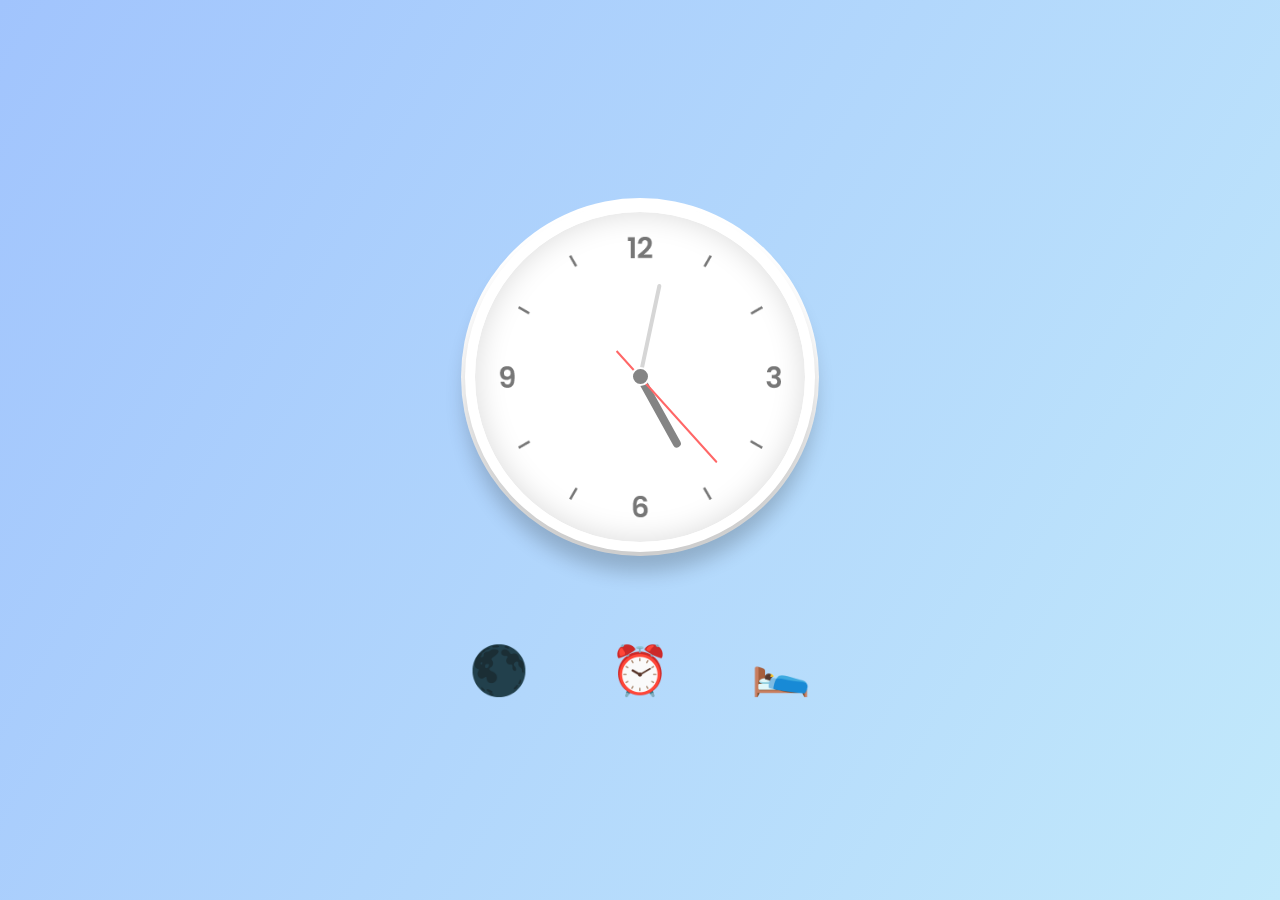
<file: index.html>
<!DOCTYPE html>
<html lang="en">
  <head>
    <meta charset="UTF-8" />
    <meta name="viewport" content="width=device-width, initial-scale=1.0" />
    <meta name="description" content="javascript analog clog with darkmode toggle" />
    <link id="stylesheet" rel="stylesheet" href="index.css" />
    <title>Alarm Clock</title>
  </head>
  <body>
    <div class="clock">
      <div class="hour">
        <div class="hr" id="hr"></div>
      </div>
      <div class="minute">
        <div class="min" id="min"></div>
      </div>
      <div class="second">
        <div class="sec" id="sec"></div>
      </div>
    </div>
    <div class="bottom">
      <button id="mode">🌑</button>

      <button id="alarm">⏰</button>

      <button id="snooze">🛌</button>
    </div>
    <audio src="./music/alarmsound.mp3" id="sound"></audio>
    <script src="https://ajax.googleapis.com/ajax/libs/jquery/3.6.0/jquery.min.js"></script>
    <script src="./index.js"></script>
  </body>
</html>
</file>
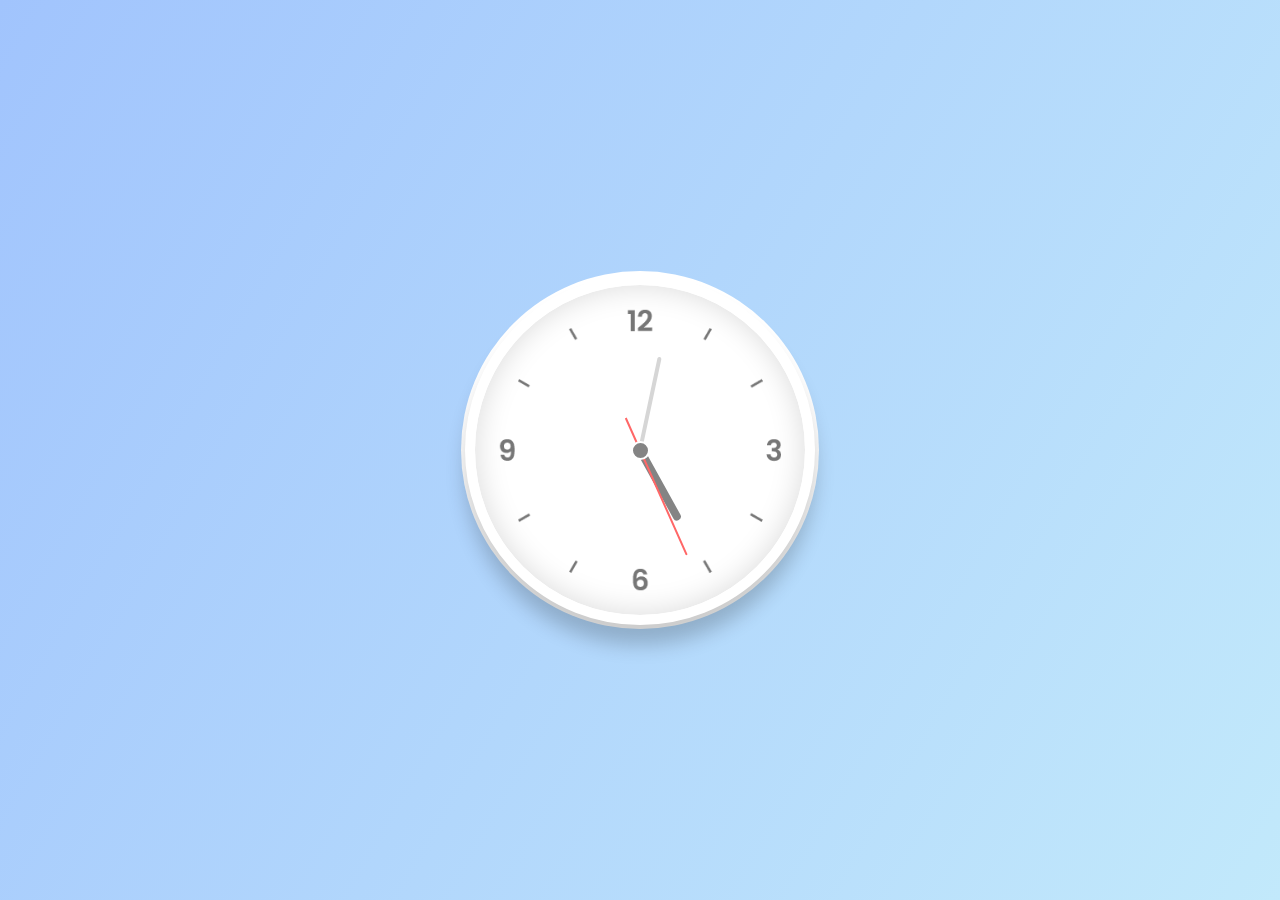
<file: darkclock.html>
<!DOCTYPE html>
<html lang="en">
  <head>
    <meta charset="UTF-8" />
    <meta name="viewport" content="width=device-width, initial-scale=1.0" />
    <title>Dark Clock</title>
    <link rel="stylesheet" href="index.css" />
  </head>
  <body>
    <div class="clock">
      <div class="hour">
        <div class="hr" id="hr"></div>
      </div>
      <div class="minute">
        <div class="min" id="min"></div>
      </div>
      <div class="second">
        <div class="sec" id="sec"></div>
      </div>
    </div>
    <script src="index.js"></script>
  </body>
</html>
</file>
<file: index.css>
* {
  margin: 0;
  padding: 0;
  box-sizing: border-box;
}

body {
  display: flex;
  flex-direction: column;
  justify-content: center;
  align-items: center;
  min-height: 100vh;
  background-image: linear-gradient(120deg, #a1c4fd 0%, #c2e9fb 100%);
}

.clock {
  width: 350px;
  height: 350px;
  display: flex;
  justify-content: center;
  align-items: center;
  background: #fff url(./img/clock.png);
  background-size: cover;
  border-radius: 50%;
  border: 10px solid #fff;
  box-shadow: inset 0 0 30px rgba(0, 0, 0, 0.15), 0 20px 20px rgba(0, 0, 0, 0.2),
    0 0 0 4px rgba(255, 255, 255, 1);
}

.clock::before {
  content: '';
  position: absolute;
  width: 15px;
  height: 15px;
  background: #848484;
  border: 2px solid #fff;
  z-index: 10000;
  border-radius: 50%;
}

.hour,
.minute,
.second {
  position: absolute;
}

.hour,
.hr {
  width: 160px;
  height: 160px;
}

.minute,
.min {
  width: 190px;
  height: 190px;
}

.second,
.sec {
  width: 230px;
  height: 230px;
}

.hr,
.min,
.sec {
  display: flex;
  justify-content: center;
  position: absolute;
  border-radius: 50%;
}

.hr::before {
  content: '';
  position: absolute;
  width: 8px;
  height: 80px;
  background: #848484;
  z-index: 10;
  border-radius: 6px 6px 0 0;
}
.min:before {
  content: '';
  position: absolute;
  width: 4px;
  height: 90px;
  background: #d6d6d6;
  z-index: 11;
  border-radius: 6px 6px 0 0;
}
.sec:before {
  content: '';
  position: absolute;
  width: 2px;
  height: 150px;
  background: #ff6767;
  z-index: 12;
  border-radius: 6px 6px 0 0;
}

.bottom {
  margin-top: 10vh;
}

.bottom * {
  padding: 0 3vw;
}

button {
  padding: 0;
  font-size: 3em;
  background-color: transparent;
  border: 0;
}

@media only screen and (max-width: 1024px) {
  #alarm,
  #snooze {
    display: none;
  }
}
</file>
